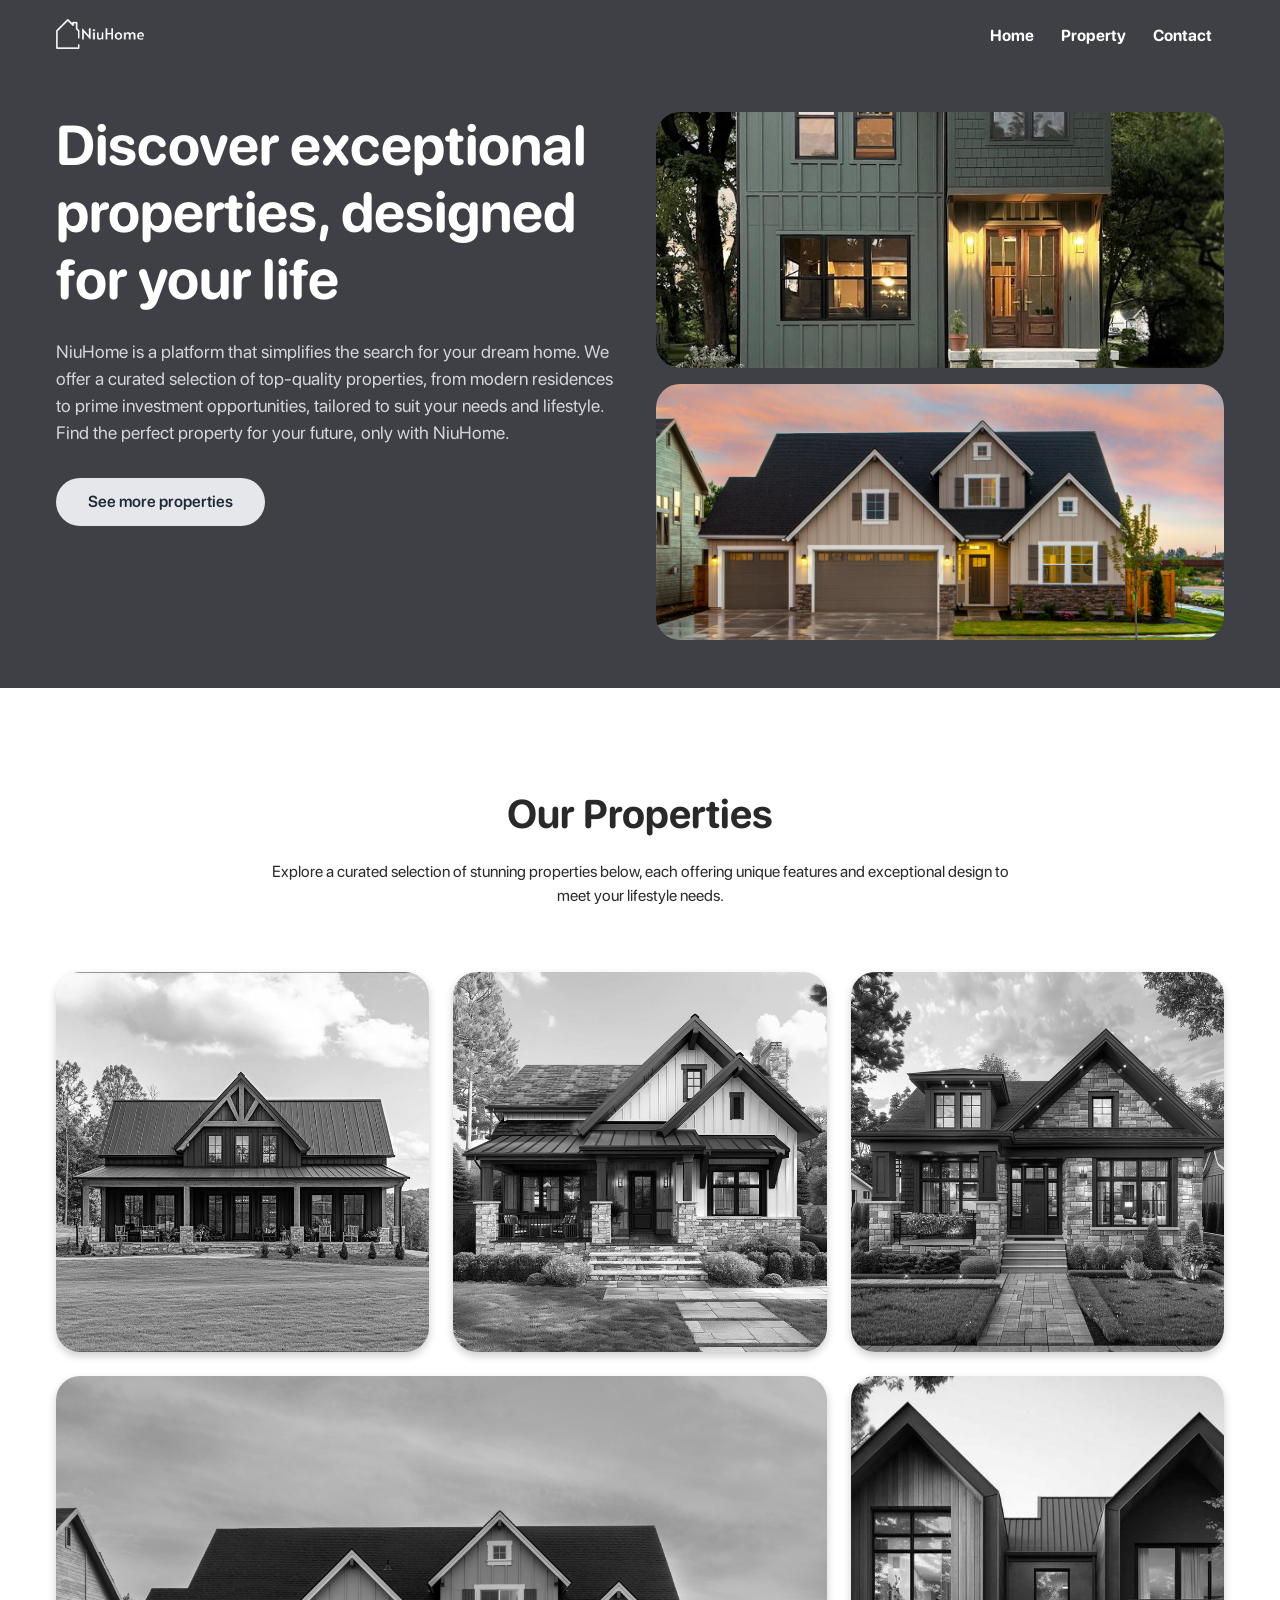
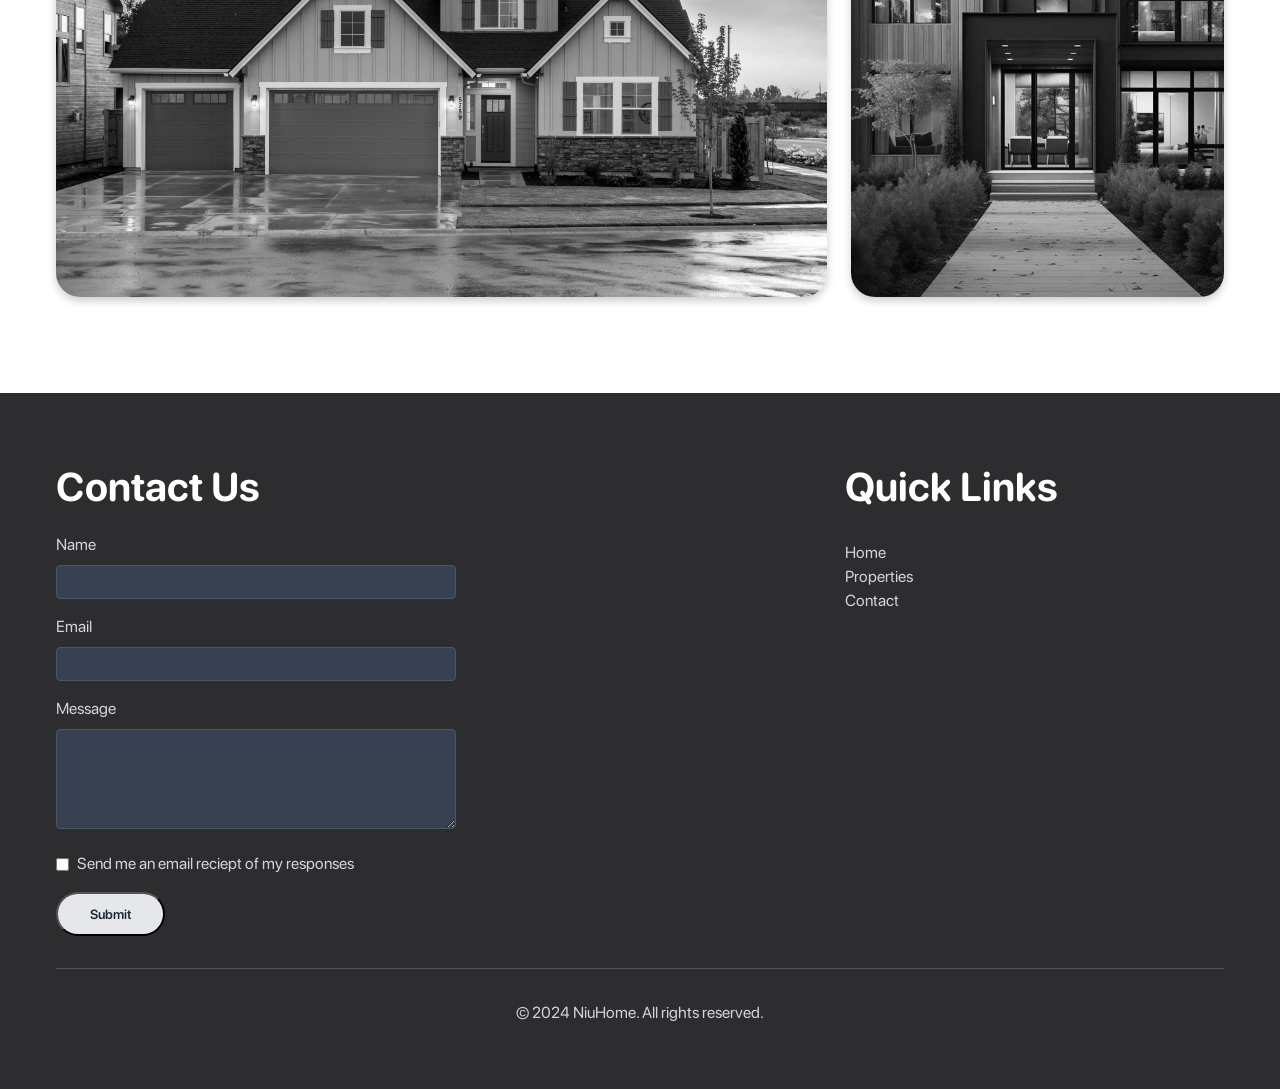
<file: index.html>
<!DOCTYPE html>
<html lang="en" style="scroll-behavior: smooth">
  <head>
    <meta charset="UTF-8" />
    <meta name="viewport" content="width=device-width, initial-scale=1.0" />
    <title>NiuHome</title>
    <link rel="stylesheet" href="index.css" />
    <link
      rel="stylesheet"
      href="https://stackpath.bootstrapcdn.com/font-awesome/4.7.0/css/font-awesome.min.css"
    />
    <meta name="description" content="NiuHome is a platform that simplifies the search for your dream home with a curated selection of top-quality properties.">
    <meta name="keywords" content="real estate, properties, homes, NiuHome, modern residences, investment opportunities">
    <meta name="author" content="NiuHome Team">
  </head>
  <body>
    <!-- Navigation -->
    <nav class="nav">
      <div class="container nav-content">
        <a href="#" class="logo">
          <img src="./Assets/niuhome-white.png" alt="NiuHome Logo" />
        </a>
        <div class="nav-links" id="navLinks">
          <i class="fa fa-times" onclick="hideMenu()"></i>
          <ul>
            <li><a href="#">Home</a></li>
            <li><a href="#property">Property</a></li>
            <li><a href="#contact">Contact</a></li>
          </ul>
        </div>
        <i class="fa fa-bars" onclick="showMenu()"></i>
      </div>
    </nav>

    <!-- Hero Section -->
    <section class="hero">
      <div class="container hero-grid">
        <div class="hero-content">
          <h1 class="hero-title">
            Discover exceptional properties, designed for your life
          </h1>
          <p class="hero-text">
            NiuHome is a platform that simplifies the search for your dream
            home. We offer a curated selection of top-quality properties, from
            modern residences to prime investment opportunities, tailored to
            suit your needs and lifestyle. Find the perfect property for your
            future, only with NiuHome.
          </p>
          <a href="#property" class="button">See more properties</a>
        </div>
        <div class="hero-images">
          <div class="image-container first" aria-label="Beautiful home interior"></div>
          <div class="image-container second" aria-label="Modern house exterior"></div>
        </div>
      </div>
    </section>

    <!-- Property Section -->
    <section id="property" class="properties">
      <div class="container">
        <div class="section-header">
          <h2 class="section-title">Our Properties</h2>
          <p class="section-text">
            Explore a curated selection of stunning properties below, each
            offering unique features and exceptional design to meet your
            lifestyle needs.
          </p>
        </div>
        <div class="properties-grid">
          <div class="property-card">
            <img
              src="./Assets/house-list-1.jpeg"
              alt="Modern Farmhouse Estate"
            />
          </div>
          <div class="property-card">
            <img
              src="./Assets/house-list-2.jpeg"
              alt="Contemporary Craftsman"
            />
          </div>
          <div class="property-card">
            <img src="./Assets/house-list-3.jpeg" alt="Modern Mountain Home" />
          </div>
          <div class="property-card wide">
            <picture>
              <source
                srcset="../Assets/wallpaper2.jpg"
                media="(max-width: 799px)"
              />
              <img src="./Assets/wallpaper.jpg" alt="Luxury Family Estate" />
            </picture>
          </div>
          <div class="property-card">
            <img src="./Assets/house-list-5.jpeg" alt="Modern Glass House" />
          </div>
        </div>
      </div>
    </section>

    <!-- Footer Section -->
    <footer id="contact" class="footer">
      <div class="container">
        <div class="footer-grid">
          <div class="footer-form">
            <h2 class="section-title-footer">Contact Us</h2>
            <form>
              <div class="form-group">
                <label for="name">Name</label>
                <input type="text" id="name" name="name" required />
              </div>
              <div class="form-group">
                <label for="email">Email</label>
                <input type="email" id="email" name="email" required />
              </div>
              <div class="form-group">
                <label for="message">Message</label>
                <textarea id="message" name="message" required></textarea>
              </div>
              <div class="checkbox-group">
                <input type="checkbox" id="subscribe" name="subscribe" />
                <label for="subscribe"
                  >Send me an email reciept of my responses</label
                >
              </div>
              <button type="submit" class="button">Submit</button>
            </form>
          </div>
          <div class="footer-links">
            <h2>Quick Links</h2>
            <ul>
              <li><a href="#">Home</a></li>
              <li><a href="#property">Properties</a></li>
              <li><a href="#contact">Contact</a></li>
            </ul>
          </div>
        </div>
        <div class="footer-bottom">
          <p>&copy; 2024 NiuHome. All rights reserved.</p>
        </div>
      </div>
    </footer>

    <!-- JS Script for menu bar and form -->
    <script>
      var navLinks = document.getElementById("navLinks");
      function showMenu() {
        navLinks.style.right = "0";
      }
      function hideMenu() {
        navLinks.style.right = "-200px";
      }
    </script>
  </body>
</html>
</file>
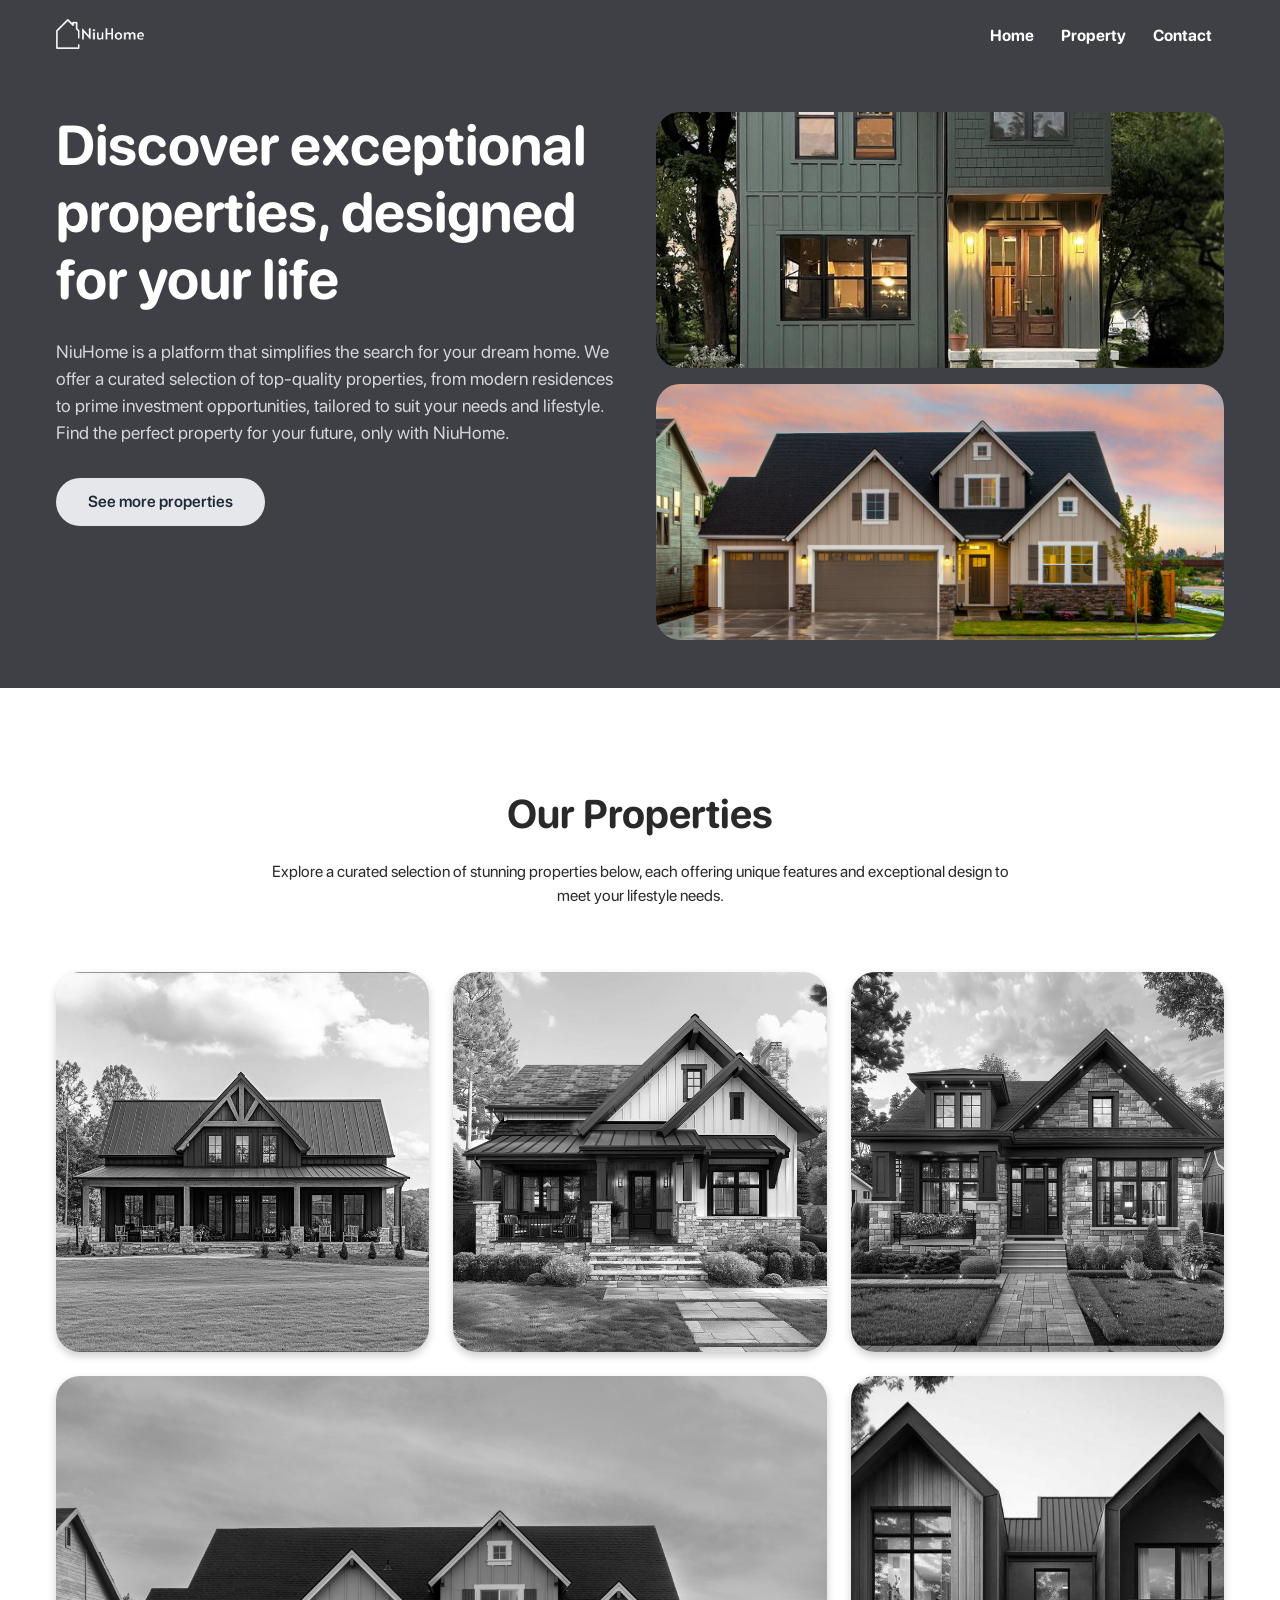
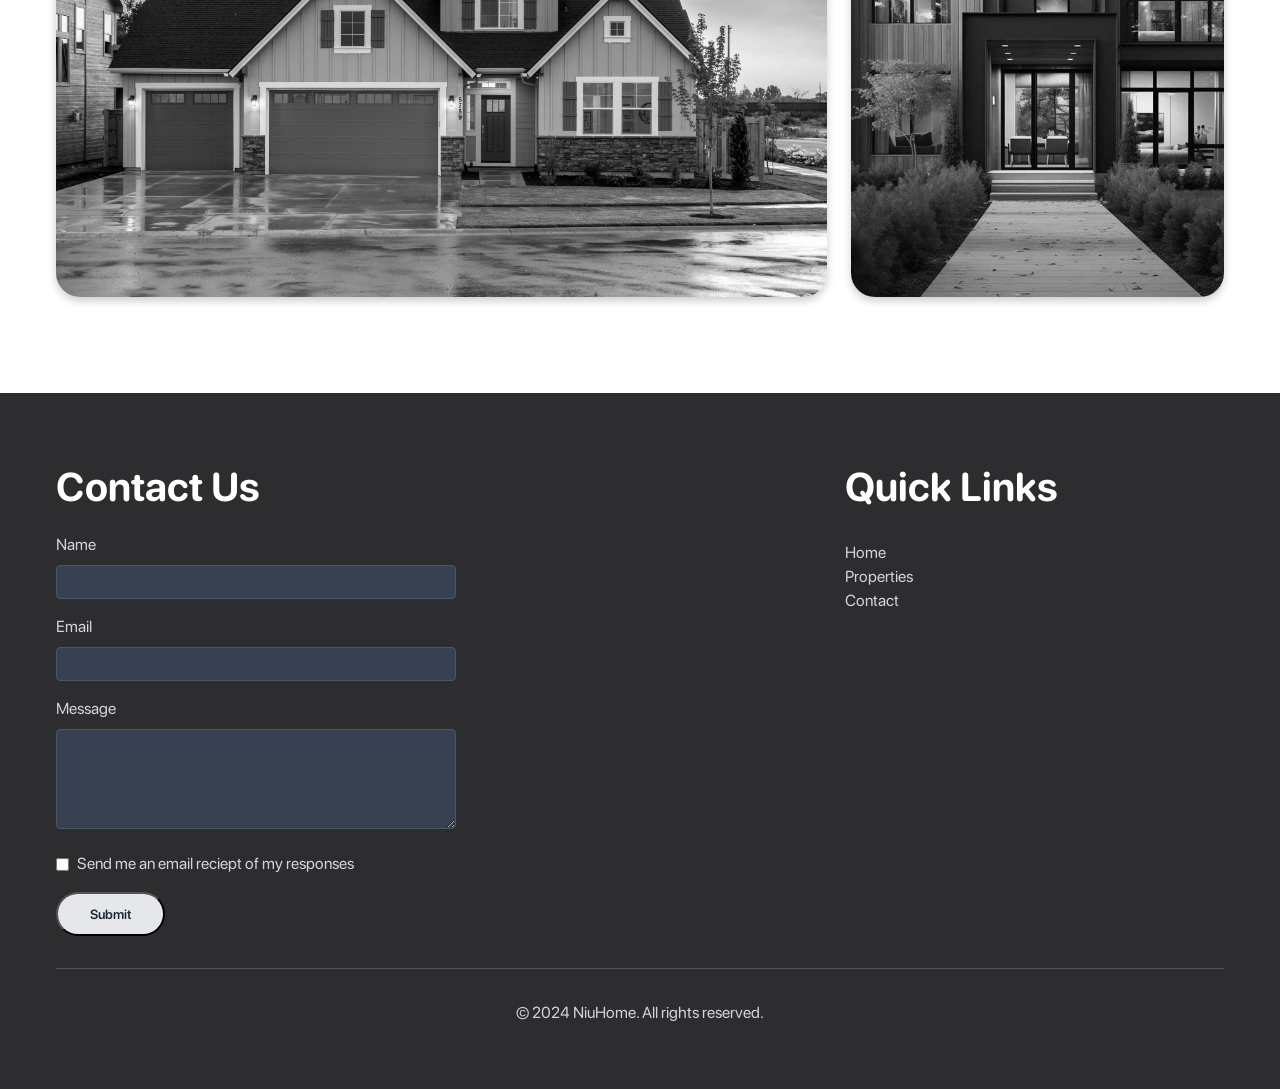
<file: assignment/index.html>
<!DOCTYPE html>
<html lang="en" style="scroll-behavior: smooth">
  <head>
    <meta charset="UTF-8" />
    <meta name="viewport" content="width=device-width, initial-scale=1.0" />
    <title>NiuHome</title>
    <link rel="stylesheet" href="index.css" />
    <link
      rel="stylesheet"
      href="https://stackpath.bootstrapcdn.com/font-awesome/4.7.0/css/font-awesome.min.css"
    />
  </head>
  <body>
    <!-- Navigation -->
    <nav class="nav">
      <div class="container nav-content">
        <a href="#" class="logo">
          <img src="../Assets/niuhome-white.png" alt="NiuHome Logo" />
        </a>
        <div class="nav-links" id="navLinks">
          <i class="fa fa-times" onclick="hideMenu()"></i>
          <ul>
            <li><a href="#">Home</a></li>
            <li><a href="#property">Property</a></li>
            <li><a href="#contact">Contact</a></li>
          </ul>
        </div>
        <i class="fa fa-bars" onclick="showMenu()"></i>
      </div>
    </nav>

    <!-- Hero Section -->
    <section class="hero">
      <div class="container hero-grid">
        <div class="hero-content">
          <h1 class="hero-title">
            Discover exceptional properties, designed for your life
          </h1>
          <p class="hero-text">
            NiuHome is a platform that simplifies the search for your dream
            home. We offer a curated selection of top-quality properties, from
            modern residences to prime investment opportunities, tailored to
            suit your needs and lifestyle. Find the perfect property for your
            future, only with NiuHome.
          </p>
          <a href="#property" class="button">See more properties</a>
        </div>
        <div class="hero-images">
          <div class="image-container first"></div>
          <div class="image-container second"></div>
        </div>
      </div>
    </section>

    <!-- Property Section -->
    <section id="property" class="properties">
      <div class="container">
        <div class="section-header">
          <h2 class="section-title">Our Properties</h2>
          <p class="section-text">
            Explore a curated selection of stunning properties below, each
            offering unique features and exceptional design to meet your
            lifestyle needs.
          </p>
        </div>
        <div class="properties-grid">
          <div class="property-card">
            <img
              src="../Assets/house-list-1.jpeg"
              alt="Modern Farmhouse Estate"
            />
          </div>
          <div class="property-card">
            <img
              src="../Assets/house-list-2.jpeg"
              alt="Contemporary Craftsman"
            />
          </div>
          <div class="property-card">
            <img src="../Assets/house-list-3.jpeg" alt="Modern Mountain Home" />
          </div>
          <div class="property-card wide">
            <picture>
              <source
                srcset="../Assets/wallpaper2.jpg"
                media="(max-width: 799px)"
              />
              <img src="../Assets/wallpaper.jpg" alt="Luxury Family Estate" />
            </picture>
          </div>
          <div class="property-card">
            <img src="../Assets/house-list-5.jpeg" alt="Modern Glass House" />
          </div>
        </div>
      </div>
    </section>

    <!-- Footer Section -->
    <footer id="contact" class="footer">
      <div class="container">
        <div class="footer-grid">
          <div class="footer-form">
            <h2 class="section-title-footer">Contact Us</h2>
            <form>
              <div class="form-group">
                <label for="name">Name</label>
                <input type="text" id="name" name="name" required />
              </div>
              <div class="form-group">
                <label for="email">Email</label>
                <input type="email" id="email" name="email" required />
              </div>
              <div class="form-group">
                <label for="message">Message</label>
                <textarea id="message" name="message" required></textarea>
              </div>
              <div class="checkbox-group">
                <input type="checkbox" id="subscribe" name="subscribe" />
                <label for="subscribe"
                  >Send me an email reciept of my responses</label
                >
              </div>
              <button type="submit" class="button">Submit</button>
            </form>
          </div>
          <div class="footer-links">
            <h2>Quick Links</h2>
            <ul>
              <li><a href="#">Home</a></li>
              <li><a href="#property">Properties</a></li>
              <li><a href="#contact">Contact</a></li>
            </ul>
          </div>
        </div>
        <div class="footer-bottom">
          <p>&copy; 2024 NiuHome. All rights reserved.</p>
        </div>
      </div>
    </footer>

    <!-- JS Script for menu bar and form -->
    <script>
      var navLinks = document.getElementById("navLinks");
      function showMenu() {
        navLinks.style.right = "0";
      }
      function hideMenu() {
        navLinks.style.right = "-200px";
      }
    </script>
  </body>
</html>
</file>
<file: index.css>
/* Font */
@font-face {
  font-family: "SF Pro";
  src: url("../Assets/font/San-Francisco-Pro-Fonts-master/SF-Pro-Rounded-Regular.otf");
  font-weight: normal;
}

@font-face {
  font-family: "SF Pro";
  src: url("../Assets/font/San-Francisco-Pro-Fonts-master/SF-Pro-Rounded-Bold.otf");
  font-weight: bold;
}

@font-face {
  font-family: "SF Pro";
  src: url("../Assets/font/San-Francisco-Pro-Fonts-master/SF-Pro-Rounded-Semibold.otf");
  font-weight: 600;
} 

* {
  margin: 0;
  padding: 0;
  box-sizing: border-box;
  font-family: "SF Pro", sans-serif;
}

body {
  background-color: #3f3f46;
  color: white;
  line-height: 1.5;
  overflow-x: hidden;
}

/* Container */
.container {
  width: 100%;
  max-width: 1200px;
  margin: 0 auto;
  padding: 0 1rem;
}

/* Navigation */
.nav {
  position: fixed;
  top: 0;
  left: 0;
  right: 0;
  background-color: #3f3f46;
  z-index: 50;
  padding: 1rem 0;
}

.nav-content {
  display: flex;
  justify-content: space-between;
  align-items: center;
}

.logo img {
  height: 30px;
  width: auto;
}

.nav-links {
  display: flex;
  flex-direction: column;
  gap: 1rem;
}

.nav-links a {
  color: white;
  text-decoration: none;
  transition: color 0.3s;
}

.nav-links ul li {
  list-style: none;
  display: inline-block;
  padding: 8px 12px;
  position: relative;
}

.nav-links ul li a {
  text-decoration: none;
  font-weight: bold;
  color: #ffff;
  tab-size: 13px;
}

.nav-links a::after {
  content: "";
  width: 0%;
  height: 2px;
  background: #ffff;
  display: block;
  margin: auto;
  transition: 0.5s;
}

.nav-links a:hover::after {
  width: 100%;
}

nav .fa {
  display: none;
}

/* Hero Section */
.hero {
  padding-top: 7rem;
  padding-bottom: 3rem;
}

.hero-grid {
  display: grid;
  grid-template-columns: 1fr;
  gap: 2rem;
}

.hero-content {
  text-align: center;
}

.hero-title {
  font-size: 2.5rem;
  font-weight: bold;
  margin-bottom: 1.5rem;
  line-height: 1.2;
}

.hero-text {
  color: #d1d5db;
  margin-bottom: 2rem;
  font-size: 1.125rem;
}

.button {
  display: inline-block;
  padding: 0.75rem 2rem;
  background-color: #e5e7eb;
  color: #1f2937;
  text-decoration: none;
  border-radius: 9999px;
  font-weight: 600;
  transition: background-color 0.3s;
}

.button:hover {
  background-color: #292929;
  color: white;
}

.hero-images {
  display: grid;
  gap: 1rem;
}

.image-container {
  overflow: hidden;
  border-radius: 1.5rem;
  height: 256px;
  background-size: cover;
}

/* Add background images */
.image-container.first {
  background-image: url("../Assets/house-front.jpg");
  background-position: center;
}

.image-container.second {
  background-image: url("../Assets/wallpaper.jpg");
  background-position: center;
}

/* Properties Section */
.properties {
  padding: 6rem 0;
  background-color: white;
}

.section-header {
  text-align: center;
  margin-bottom: 4rem;
}

.section-title {
  font-size: 2.5rem;
  font-weight: bold;
  margin-bottom: 1rem;
  color: #292929;
}
.section-title-footer {
  font-size: 2.5rem;
  font-weight: bold;
  margin-bottom: 1rem;
  color: white;
}

.section-text {
  color: #292929;
  max-width: 48rem;
  margin: 0 auto;
}

.properties-grid {
  display: grid;
  grid-template-columns: 1fr;
  gap: 1.5rem;
}

.property-card {
  overflow: hidden;
  border-radius: 1.5rem;
  box-shadow: 0 4px 8px rgba(0, 0, 0, 0.2);
  transition: transform 0.3s;
}

.property-card:hover {
  transform: translateY(-0.5rem);
}

.property-card img {
  width: 100%;
  height: 100%;
  object-fit: cover;
  transition: transform 0.5s;
  filter: grayscale(100%);
  transition: filter 0.5s;
}

.property-card:hover img {
  transform: scale(1.1);
  filter: grayscale(0%);
}

/* Footer Section */
.footer {
  background-color: #2d2d30;
  padding: 4rem 0;
  color: #d1d5db;
}

.footer-grid {
  display: grid;
  grid-template-columns: 1fr;
  gap: 2rem;
}

.footer-form {
  max-width: 400px;
}

.form-group {
  margin-bottom: 1rem;
}

.form-group label {
  display: block;
  margin-bottom: 0.5rem;
}

.form-group input,
.form-group textarea {
  width: 100%;
  padding: 0.5rem;
  border: 1px solid #4b5563;
  background-color: #374151;
  color: white;
  border-radius: 0.25rem;
}

.form-group textarea {
  height: 100px;
}

.checkbox-group {
  display: flex;
  align-items: center;
  margin-bottom: 1rem;
}

.checkbox-group input {
  margin-right: 0.5rem;
}

.footer-links {
  display: flex;
  flex-direction: column;
  gap: 1rem;
}

.footer-links h2 {
  font-size: 2.5rem;
  color: white;
  margin-bottom: 0.5rem;
}

.footer-links ul {
  list-style: none;
}

.footer-links a {
  color: #d1d5db;
  text-decoration: none;
  transition: color 0.3s;
}

.footer-links a:hover {
  color: white;
}

.footer-bottom {
  margin-top: 2rem;
  text-align: center;
  padding-top: 2rem;
  border-top: 1px solid #4b5563;
}

/* Responsive Design */
@media only screen and (min-width: 768px) {
  .hero-grid {
    grid-template-columns: 1fr 1fr;
  }

  .hero-content {
    text-align: left;
  }

  .hero-title {
    font-size: 3rem;
  }

  .properties-grid {
    grid-template-columns: repeat(3, 1fr);
  }

  .property-card.wide {
    grid-column: span 2;
  }

  .property-card.wide img {
    height: 100%;
  }

  .footer-grid {
    grid-template-columns: 1fr 1fr;
  }
}

@media only screen and (min-width: 1024px) {
  .properties-grid {
    grid-template-columns: repeat(3, 1fr);
  }

  .hero-title {
    font-size: 3.5rem;
  }

  .footer-grid {
    grid-template-columns: 2fr 1fr;
  }
}


@media only screen and (max-width: 767px) {
  .logo img {
    height: 20px;
    width: auto;
  }

  /* Burger */
  .nav-links ul li {
    display: block;
  }
  .nav-links {
    position: absolute;
    background: #292929;
    height: 100vh;
    width: 200px;
    top: 0;
    right: -200px;
    text-align: left;
    z-index: 2;
    border-top-left-radius: 20px;
    border-bottom-left-radius: 20px;
    transition: 1s;
  }
  nav .fa {
    display: block;
    color: white;
    margin: 10px;
    font-size: 20px;
    cursor: pointer;
  }
  .nav-links ul {
    padding: 10px;
  }
}

/* Add Animation */
.hero-title {
  display: inline-block;
  opacity: 0;
  animation: bounceIn 1s 0.5s;
  animation-fill-mode: forwards;
  min-width: 10px;
}

@keyframes bounceIn {
  0% {
    opacity: 0;
    transform: scale(0.3);
  }
  50% {
    opacity: 1;
    transform: scale(1.05);
  }
  100% {
    opacity: 1;
    transform: scale(1);
  }
}
</file>
<file: assignment/index.css>
/* Font */
@font-face {
  font-family: "SF Pro";
  src: url("../Assets/font/San-Francisco-Pro-Fonts-master/SF-Pro-Rounded-Regular.otf");
  font-weight: normal;
}

@font-face {
  font-family: "SF Pro";
  src: url("../Assets/font/San-Francisco-Pro-Fonts-master/SF-Pro-Rounded-Bold.otf");
  font-weight: bold;
}

@font-face {
  font-family: "SF Pro";
  src: url("../Assets/font/San-Francisco-Pro-Fonts-master/SF-Pro-Rounded-Semibold.otf");
  font-weight: 600;
} 

* {
  margin: 0;
  padding: 0;
  box-sizing: border-box;
  font-family: "SF Pro", sans-serif;
}

body {
  background-color: #3f3f46;
  color: white;
  line-height: 1.5;
  overflow-x: hidden;
}

/* Container */
.container {
  width: 100%;
  max-width: 1200px;
  margin: 0 auto;
  padding: 0 1rem;
}

/* Navigation */
.nav {
  position: fixed;
  top: 0;
  left: 0;
  right: 0;
  background-color: #3f3f46;
  z-index: 50;
  padding: 1rem 0;
}

.nav-content {
  display: flex;
  justify-content: space-between;
  align-items: center;
}

.logo img {
  height: 30px;
  width: auto;
}

.nav-links {
  display: flex;
  flex-direction: column;
  gap: 1rem;
}

.nav-links a {
  color: white;
  text-decoration: none;
  transition: color 0.3s;
}

.nav-links ul li {
  list-style: none;
  display: inline-block;
  padding: 8px 12px;
  position: relative;
}

.nav-links ul li a {
  text-decoration: none;
  font-weight: bold;
  color: #ffff;
  tab-size: 13px;
}

.nav-links a::after {
  content: "";
  width: 0%;
  height: 2px;
  background: #ffff;
  display: block;
  margin: auto;
  transition: 0.5s;
}

.nav-links a:hover::after {
  width: 100%;
}

nav .fa {
  display: none;
}

/* Hero Section */
.hero {
  padding-top: 7rem;
  padding-bottom: 3rem;
}

.hero-grid {
  display: grid;
  grid-template-columns: 1fr;
  gap: 2rem;
}

.hero-content {
  text-align: center;
}

.hero-title {
  font-size: 2.5rem;
  font-weight: bold;
  margin-bottom: 1.5rem;
  line-height: 1.2;
}

.hero-text {
  color: #d1d5db;
  margin-bottom: 2rem;
  font-size: 1.125rem;
}

.button {
  display: inline-block;
  padding: 0.75rem 2rem;
  background-color: #e5e7eb;
  color: #1f2937;
  text-decoration: none;
  border-radius: 9999px;
  font-weight: 600;
  transition: background-color 0.3s;
}

.button:hover {
  background-color: #292929;
  color: white;
}

.hero-images {
  display: grid;
  gap: 1rem;
}

.image-container {
  overflow: hidden;
  border-radius: 1.5rem;
  height: 256px;
  background-size: cover;
}

/* Add background images */
.image-container.first {
  background-image: url("../Assets/house-front.jpg");
  background-position: center;
}

.image-container.second {
  background-image: url("../Assets/wallpaper.jpg");
  background-position: center;
}

/* Properties Section */
.properties {
  padding: 6rem 0;
  background-color: white;
}

.section-header {
  text-align: center;
  margin-bottom: 4rem;
}

.section-title {
  font-size: 2.5rem;
  font-weight: bold;
  margin-bottom: 1rem;
  color: #292929;
}
.section-title-footer {
  font-size: 2.5rem;
  font-weight: bold;
  margin-bottom: 1rem;
  color: white;
}

.section-text {
  color: #292929;
  max-width: 48rem;
  margin: 0 auto;
}

.properties-grid {
  display: grid;
  grid-template-columns: 1fr;
  gap: 1.5rem;
}

.property-card {
  overflow: hidden;
  border-radius: 1.5rem;
  box-shadow: 0 4px 8px rgba(0, 0, 0, 0.2);
  transition: transform 0.3s;
}

.property-card:hover {
  transform: translateY(-0.5rem);
}

.property-card img {
  width: 100%;
  height: 100%;
  object-fit: cover;
  transition: transform 0.5s;
  filter: grayscale(100%);
  transition: filter 0.5s;
}

.property-card:hover img {
  transform: scale(1.1);
  filter: grayscale(0%);
}

/* Footer Section */
.footer {
  background-color: #2d2d30;
  padding: 4rem 0;
  color: #d1d5db;
}

.footer-grid {
  display: grid;
  grid-template-columns: 1fr;
  gap: 2rem;
}

.footer-form {
  max-width: 400px;
}

.form-group {
  margin-bottom: 1rem;
}

.form-group label {
  display: block;
  margin-bottom: 0.5rem;
}

.form-group input,
.form-group textarea {
  width: 100%;
  padding: 0.5rem;
  border: 1px solid #4b5563;
  background-color: #374151;
  color: white;
  border-radius: 0.25rem;
}

.form-group textarea {
  height: 100px;
}

.checkbox-group {
  display: flex;
  align-items: center;
  margin-bottom: 1rem;
}

.checkbox-group input {
  margin-right: 0.5rem;
}

.footer-links {
  display: flex;
  flex-direction: column;
  gap: 1rem;
}

.footer-links h2 {
  font-size: 2.5rem;
  color: white;
  margin-bottom: 0.5rem;
}

.footer-links ul {
  list-style: none;
}

.footer-links a {
  color: #d1d5db;
  text-decoration: none;
  transition: color 0.3s;
}

.footer-links a:hover {
  color: white;
}

.footer-bottom {
  margin-top: 2rem;
  text-align: center;
  padding-top: 2rem;
  border-top: 1px solid #4b5563;
}

/* Responsive Design */
@media only screen and (min-width: 768px) {
  .hero-grid {
    grid-template-columns: 1fr 1fr;
  }

  .hero-content {
    text-align: left;
  }

  .hero-title {
    font-size: 3rem;
  }

  .properties-grid {
    grid-template-columns: repeat(3, 1fr);
  }

  .property-card.wide {
    grid-column: span 2;
  }

  .property-card.wide img {
    height: 100%;
  }

  .footer-grid {
    grid-template-columns: 1fr 1fr;
  }
}

@media only screen and (min-width: 1024px) {
  .properties-grid {
    grid-template-columns: repeat(3, 1fr);
  }

  .hero-title {
    font-size: 3.5rem;
  }

  .footer-grid {
    grid-template-columns: 2fr 1fr;
  }
}


@media only screen and (max-width: 767px) {
  .logo img {
    height: 20px;
    width: auto;
  }

  /* Burger */
  .nav-links ul li {
    display: block;
  }
  .nav-links {
    position: absolute;
    background: #292929;
    height: 100vh;
    width: 200px;
    top: 0;
    right: -200px;
    text-align: left;
    z-index: 2;
    border-top-left-radius: 20px;
    border-bottom-left-radius: 20px;
    transition: 1s;
  }
  nav .fa {
    display: block;
    color: white;
    margin: 10px;
    font-size: 20px;
    cursor: pointer;
  }
  .nav-links ul {
    padding: 10px;
  }
}

/* Add Animation */
.hero-title {
  display: inline-block;
  opacity: 0;
  animation: bounceIn 1s 0.5s;
  animation-fill-mode: forwards;
  min-width: 10px;
}

@keyframes bounceIn {
  0% {
    opacity: 0;
    transform: scale(0.3);
  }
  50% {
    opacity: 1;
    transform: scale(1.05);
  }
  100% {
    opacity: 1;
    transform: scale(1);
  }
}
</file>
